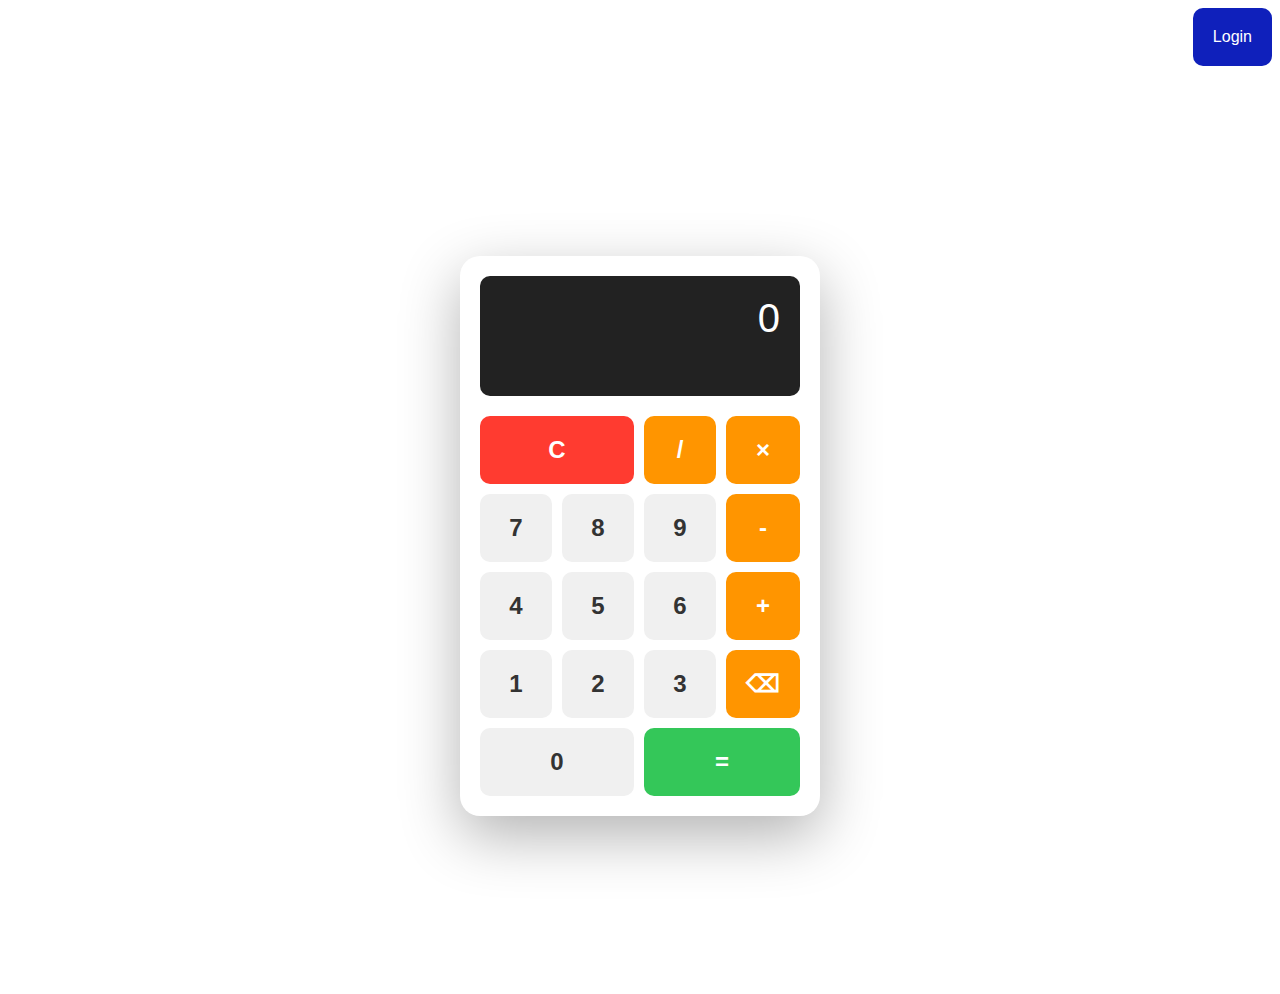
<file: index.html>
<!DOCTYPE html>
<html lang="en">

<head>
    <meta charset="UTF-8">
    <meta name="viewport" content="width=device-width, initial-scale=1.0">
    <link rel="stylesheet" href="./style/main_style.css">
    <title>-bermegagiganiga-Sz-mol-g-p</title>
</head>

<body>
    <div class="navbar">
        <button class="login">Login</button>
    </div>
    <div class="foDiv">

        <div class="calculator">
            <div class="display" id="display">0</div>
            <div class="buttons">
                <button id="calcButton" class="clear" onclick="clearDisplay()">C</button>
                <button id="calcButton" class="operator" onclick="appendOperator('/')">/</button>
                <button id="calcButton" class="operator" onclick="appendOperator('*')">×</button>
                <button id="calcButton" class="number" onclick="appendNumber('7')">7</button>
                <button id="calcButton" class="number" onclick="appendNumber('8')">8</button>
                <button id="calcButton" class="number" onclick="appendNumber('9')">9</button>
                <button id="calcButton" class="operator" onclick="appendOperator('-')">-</button>
                <button id="calcButton" class="number" onclick="appendNumber('4')">4</button>
                <button id="calcButton" class="number" onclick="appendNumber('5')">5</button>
                <button id="calcButton" class="number" onclick="appendNumber('6')">6</button>
                <button id="calcButton" class="operator" onclick="appendOperator('+')">+</button>
                <button id="calcButton" class="number" onclick="appendNumber('1')">1</button>
                <button id="calcButton" class="number" onclick="appendNumber('2')">2</button>
                <button id="calcButton" class="number" onclick="appendNumber('3')">3</button>
                <button id="calcButton" class="operator" onclick="deleteLast()">⌫</button>
                <button id="calcButton" class="number zero" onclick="appendNumber('0')">0</button>
                <button id="calcButton" class="equals" onclick="calculate()">=</button>
            </div>
        </div>
    </div>



</body>
<script>
    let display = document.getElementById('display');
    let currentInput = '0';
    let shouldResetDisplay = false;

    function updateDisplay() {
        display.textContent = currentInput;
    }

    function appendNumber(num) {
        if (shouldResetDisplay) {
            currentInput = num;
            shouldResetDisplay = false;
        } else {
            if (currentInput === '0' && num !== '.') {
                currentInput = num;
            } else {
                if (num === '.' && currentInput.includes('.')) {
                    return;
                }
                currentInput += num;
            }
        }
        updateDisplay();
    }

    function appendOperator(op) {
        const lastChar = currentInput[currentInput.length - 1];
        if (['+', '-', '*', '/'].includes(lastChar)) {
            currentInput = currentInput.slice(0, -1) + op;
        } else {
            currentInput += op;
        }
        shouldResetDisplay = false;
        updateDisplay();
    }

    function clearDisplay() {
        currentInput = '0';
        shouldResetDisplay = false;
        updateDisplay();
    }

    function deleteLast() {
        if (currentInput.length > 1) {
            currentInput = currentInput.slice(0, -1);
        } else {
            currentInput = '0';
        }
        updateDisplay();
    }

    function calculate() {
        try {
            const result = eval(currentInput);
            currentInput = result.toString();
            shouldResetDisplay = true;
            updateDisplay();
        } catch (error) {
            currentInput = 'Error';
            shouldResetDisplay = true;
            updateDisplay();
        }
    }
</script>

</html>
</file>
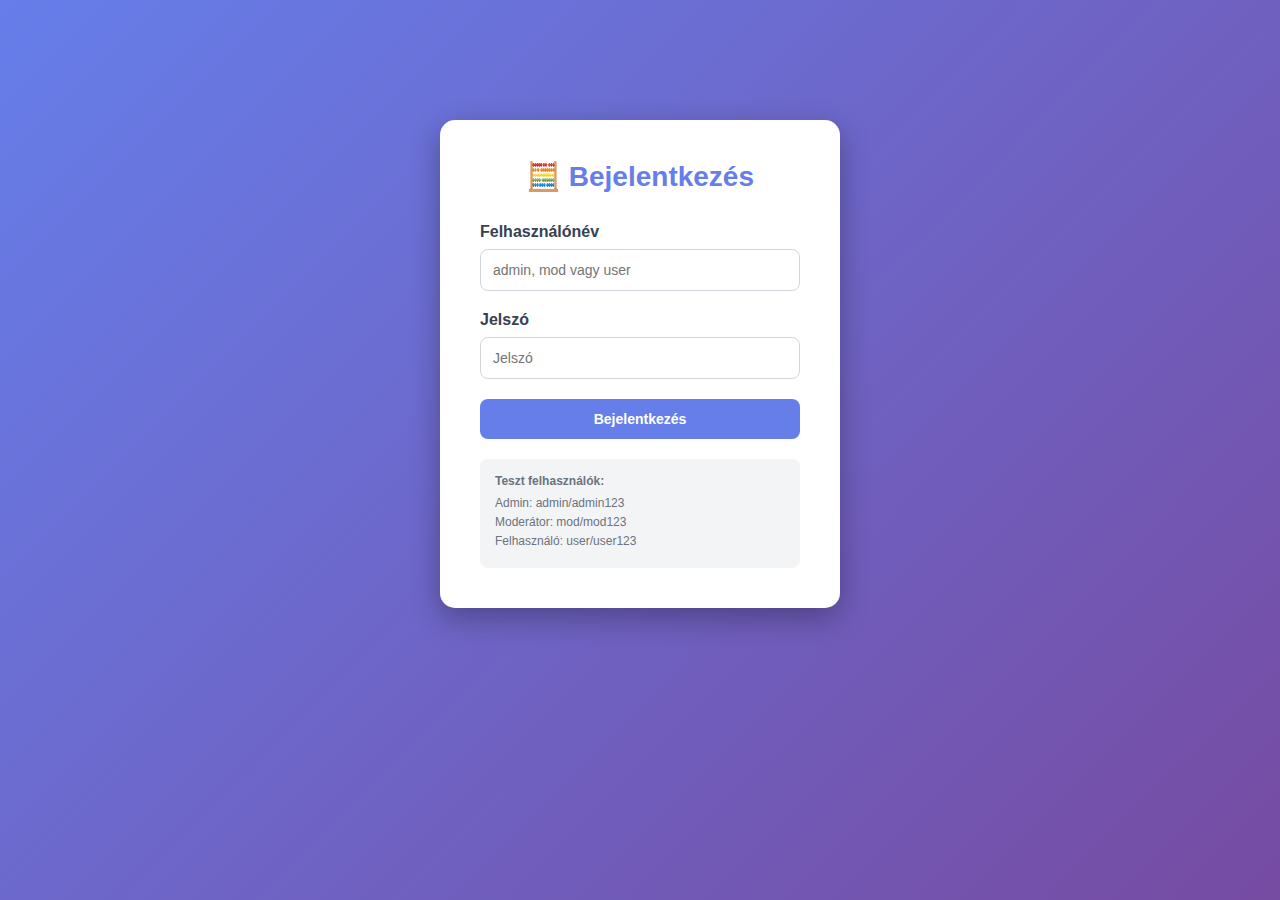
<file: t3.html>
<!DOCTYPE html>
<html lang="hu">
<head>
    <meta charset="UTF-8">
    <meta name="viewport" content="width=device-width, initial-scale=1.0">
    <title>Tudományos Számológép</title>
    <style>
        * {
            margin: 0;
            padding: 0;
            box-sizing: border-box;
        }

        body {
            font-family: 'Segoe UI', Tahoma, Geneva, Verdana, sans-serif;
            background: linear-gradient(135deg, #667eea 0%, #764ba2 100%);
            min-height: 100vh;
            padding: 20px;
        }

        .container {
            max-width: 1200px;
            margin: 0 auto;
        }

        .header {
            background: white;
            padding: 20px;
            border-radius: 15px;
            box-shadow: 0 10px 30px rgba(0,0,0,0.2);
            margin-bottom: 20px;
            display: flex;
            justify-content: space-between;
            align-items: center;
        }

        .header h1 {
            color: #667eea;
            font-size: 24px;
        }

        .user-info {
            color: #666;
            font-size: 14px;
        }

        .btn-group {
            display: flex;
            gap: 10px;
        }

        .btn {
            padding: 10px 20px;
            border: none;
            border-radius: 8px;
            cursor: pointer;
            font-size: 14px;
            font-weight: 600;
            transition: all 0.3s;
        }

        .btn-primary {
            background: #667eea;
            color: white;
        }

        .btn-primary:hover {
            background: #5568d3;
        }

        .btn-danger {
            background: #ef4444;
            color: white;
        }

        .btn-danger:hover {
            background: #dc2626;
        }

        .btn-success {
            background: #10b981;
            color: white;
        }

        .btn-success:hover {
            background: #059669;
        }

        .main-content {
            display: grid;
            grid-template-columns: 2fr 1fr;
            gap: 20px;
        }

        .calculator {
            background: white;
            padding: 30px;
            border-radius: 15px;
            box-shadow: 0 10px 30px rgba(0,0,0,0.2);
        }

        .display {
            background: #1f2937;
            color: white;
            padding: 30px;
            border-radius: 10px;
            margin-bottom: 20px;
            min-height: 100px;
        }

        .display-memory {
            color: #9ca3af;
            font-size: 14px;
            margin-bottom: 5px;
        }

        .display-main {
            font-size: 36px;
            font-family: monospace;
            text-align: right;
            word-break: break-all;
        }

        .display-mode {
            color: #9ca3af;
            font-size: 12px;
            text-align: right;
            margin-top: 10px;
        }

        .buttons {
            display: grid;
            grid-template-columns: repeat(5, 1fr);
            gap: 10px;
            margin-bottom: 15px;
        }

        .buttons-main {
            display: grid;
            grid-template-columns: repeat(4, 1fr);
            gap: 10px;
        }

        .calc-btn {
            padding: 20px;
            border: none;
            border-radius: 10px;
            font-size: 18px;
            font-weight: 600;
            cursor: pointer;
            transition: all 0.2s;
        }

        .calc-btn:hover {
            transform: translateY(-2px);
            box-shadow: 0 5px 15px rgba(0,0,0,0.2);
        }

        .calc-btn:active {
            transform: translateY(0);
        }

        .btn-number {
            background: #f3f4f6;
            color: #1f2937;
        }

        .btn-number:hover {
            background: #e5e7eb;
        }

        .btn-operator {
            background: #667eea;
            color: white;
        }

        .btn-operator:hover {
            background: #5568d3;
        }

        .btn-function {
            background: #c7d2fe;
            color: #4338ca;
        }

        .btn-function:hover {
            background: #a5b4fc;
        }

        .btn-special {
            background: #ddd6fe;
            color: #6d28d9;
        }

        .btn-special:hover {
            background: #c4b5fd;
        }

        .btn-clear {
            background: #ef4444;
            color: white;
        }

        .btn-clear:hover {
            background: #dc2626;
        }

        .btn-equals {
            background: #10b981;
            color: white;
        }

        .btn-equals:hover {
            background: #059669;
        }

        .sidebar {
            display: flex;
            flex-direction: column;
            gap: 20px;
        }

        .panel {
            background: white;
            padding: 20px;
            border-radius: 15px;
            box-shadow: 0 10px 30px rgba(0,0,0,0.2);
        }

        .panel h2 {
            color: #1f2937;
            margin-bottom: 15px;
            font-size: 18px;
        }

        .formula-item, .history-item {
            background: #f3f4f6;
            padding: 15px;
            border-radius: 8px;
            margin-bottom: 10px;
        }

        .formula-header {
            display: flex;
            justify-content: space-between;
            align-items: center;
            margin-bottom: 8px;
        }

        .formula-name {
            font-weight: 600;
            color: #1f2937;
        }

        .formula-code {
            font-family: monospace;
            color: #667eea;
            font-size: 12px;
            margin-bottom: 5px;
        }

        .formula-desc {
            font-size: 12px;
            color: #6b7280;
            margin-bottom: 8px;
        }

        .btn-small {
            padding: 5px 15px;
            font-size: 12px;
        }

        .btn-icon {
            background: none;
            border: none;
            color: #ef4444;
            cursor: pointer;
            font-size: 18px;
        }

        .new-formula-form {
            background: #d1fae5;
            padding: 15px;
            border-radius: 8px;
            margin-bottom: 15px;
        }

        .new-formula-form h3 {
            color: #065f46;
            margin-bottom: 10px;
            font-size: 14px;
        }

        .new-formula-form input {
            width: 100%;
            padding: 8px;
            border: 1px solid #d1d5db;
            border-radius: 5px;
            margin-bottom: 8px;
            font-size: 14px;
        }

        .history-time {
            font-size: 11px;
            color: #6b7280;
            margin-bottom: 5px;
        }

        .history-expr {
            font-family: monospace;
            color: #1f2937;
            margin-bottom: 3px;
        }

        .history-result {
            font-family: monospace;
            font-weight: 600;
            color: #667eea;
        }

        .scroll-panel {
            max-height: 400px;
            overflow-y: auto;
        }

        .login-container {
            max-width: 400px;
            margin: 100px auto;
            background: white;
            padding: 40px;
            border-radius: 15px;
            box-shadow: 0 10px 30px rgba(0,0,0,0.3);
        }

        .login-header {
            text-align: center;
            margin-bottom: 30px;
        }

        .login-header h1 {
            color: #667eea;
            font-size: 28px;
        }

        .form-group {
            margin-bottom: 20px;
        }

        .form-group label {
            display: block;
            color: #374151;
            margin-bottom: 8px;
            font-weight: 600;
        }

        .form-group input {
            width: 100%;
            padding: 12px;
            border: 1px solid #d1d5db;
            border-radius: 8px;
            font-size: 14px;
        }

        .login-info {
            background: #f3f4f6;
            padding: 15px;
            border-radius: 8px;
            margin-top: 20px;
        }

        .login-info p {
            font-size: 12px;
            color: #6b7280;
            margin-bottom: 5px;
        }

        .hidden {
            display: none;
        }

        @media (max-width: 768px) {
            .main-content {
                grid-template-columns: 1fr;
            }

            .buttons, .buttons-main {
                gap: 5px;
            }

            .calc-btn {
                padding: 15px;
                font-size: 16px;
            }
        }
    </style>
</head>
<body>
    <!-- Login Screen -->
    <div id="loginScreen" class="login-container">
        <div class="login-header">
            <h1>🧮 Bejelentkezés</h1>
        </div>
        <div class="form-group">
            <label>Felhasználónév</label>
            <input type="text" id="loginUsername" placeholder="admin, mod vagy user">
        </div>
        <div class="form-group">
            <label>Jelszó</label>
            <input type="password" id="loginPassword" placeholder="Jelszó">
        </div>
        <button class="btn btn-primary" style="width: 100%; padding: 12px;" onclick="login()">Bejelentkezés</button>
        
        <div class="login-info">
            <p style="font-weight: 600; margin-bottom: 8px;">Teszt felhasználók:</p>
            <p>Admin: admin/admin123</p>
            <p>Moderátor: mod/mod123</p>
            <p>Felhasználó: user/user123</p>
        </div>
    </div>

    <!-- Main Application -->
    <div id="mainApp" class="container hidden">
        <div class="header">
            <div>
                <h1>🧮 Tudományos Számológép</h1>
                <div class="user-info" id="userInfo"></div>
            </div>
            <div class="btn-group">
                <button class="btn btn-primary" onclick="toggleHistory()">📊 Előzmények</button>
                <button class="btn btn-success" onclick="toggleFormulas()">📐 Képletek</button>
                <button class="btn btn-danger" onclick="logout()">Kijelentkezés</button>
            </div>
        </div>

        <div class="main-content">
            <!-- Calculator -->
            <div class="calculator">
                <div class="display">
                    <div class="display-memory" id="memory"></div>
                    <div class="display-main" id="display">0</div>
                </div>

                <!-- Scientific Buttons -->
                <div class="buttons">
                    <button class="calc-btn btn-function" onclick="applyFunction('sin')">sin</button>
                    <button class="calc-btn btn-function" onclick="applyFunction('cos')">cos</button>
                    <button class="calc-btn btn-function" onclick="applyFunction('tan')">tan</button>
                    <button class="calc-btn btn-function" onclick="applyFunction('log')">log</button>
                    <button class="calc-btn btn-special" onclick="appendDisplay('PI')">π</button>
                    
                    <button class="calc-btn btn-special" onclick="appendDisplay('^2')">x²</button>
                    <button class="calc-btn btn-special" onclick="appendDisplay('^')">xⁿ</button>
                    <button class="calc-btn btn-function" onclick="applyFunction('sqrt')">√</button>
                    <button class="calc-btn btn-special" onclick="appendDisplay('!')">n!</button>
                    <button class="calc-btn btn-number" onclick="appendDisplay('.')">.</button>
                </div>

                <!-- Main Buttons -->
                <div class="buttons-main">
                    <button class="calc-btn btn-clear" onclick="clearDisplay()">C</button>
                    <button class="calc-btn btn-clear" onclick="deleteLast()">←</button>
                    <button class="calc-btn btn-special" onclick="appendDisplay('%')">%</button>
                    <button class="calc-btn btn-operator" onclick="appendDisplay('/')">÷</button>

                    <button class="calc-btn btn-number" onclick="appendDisplay('7')">7</button>
                    <button class="calc-btn btn-number" onclick="appendDisplay('8')">8</button>
                    <button class="calc-btn btn-number" onclick="appendDisplay('9')">9</button>
                    <button class="calc-btn btn-operator" onclick="appendDisplay('*')">×</button>

                    <button class="calc-btn btn-number" onclick="appendDisplay('4')">4</button>
                    <button class="calc-btn btn-number" onclick="appendDisplay('5')">5</button>
                    <button class="calc-btn btn-number" onclick="appendDisplay('6')">6</button>
                    <button class="calc-btn btn-operator" onclick="appendDisplay('-')">−</button>

                    <button class="calc-btn btn-number" onclick="appendDisplay('1')">1</button>
                    <button class="calc-btn btn-number" onclick="appendDisplay('2')">2</button>
                    <button class="calc-btn btn-number" onclick="appendDisplay('3')">3</button>
                    <button class="calc-btn btn-operator" onclick="appendDisplay('+')">+</button>

                    <button class="calc-btn btn-special" onclick="appendDisplay('(')">(</button>
                    <button class="calc-btn btn-number" onclick="appendDisplay('0')">0</button>
                    <button class="calc-btn btn-special" onclick="appendDisplay(')')">)</button>
                    <button class="calc-btn btn-equals" onclick="calculate()">=</button>
                </div>
            </div>

            <!-- Sidebar -->
            <div class="sidebar">
                <!-- Formulas Panel -->
                <div id="formulasPanel" class="panel hidden">
                    <h2>📐 Képletek</h2>
                    
                    <div id="newFormulaForm" class="new-formula-form hidden">
                        <h3>Új képlet hozzáadása</h3>
                        <input type="text" id="formulaName" placeholder="Képlet neve">
                        <input type="text" id="formulaCode" placeholder="Képlet (pl: PI*r^2)">
                        <input type="text" id="formulaDesc" placeholder="Leírás (opcionális)">
                        <button class="btn btn-success" style="width: 100%;" onclick="saveFormula()">Mentés</button>
                    </div>

                    <div id="formulasList" class="scroll-panel"></div>
                </div>

                <!-- History Panel -->
                <div id="historyPanel" class="panel hidden">
                    <h2>📊 Előzmények</h2>
                    <div id="historyList" class="scroll-panel"></div>
                </div>
            </div>
        </div>
    </div>

    <script>
        // Global state
        let currentUser = null;
        let display = '0';
        let memory = '';
        let history = [];
        let formulas = [];
        let isRad = false;

        const users = {
            admin: { password: 'admin123', role: 'admin', name: 'Adminisztrátor' },
            mod: { password: 'mod123', role: 'moderator', name: 'Moderátor' },
            user: { password: 'user123', role: 'user', name: 'Felhasználó' }
        };

        // Initialize default formulas
        function initFormulas() {
            formulas = [
                { name: 'Kör kerülete', formula: '2*PI*r', description: 'r = sugár' },
                { name: 'Kör területe', formula: 'PI*r^2', description: 'r = sugár' },
                { name: 'Négyzet kerülete', formula: '4*a', description: 'a = oldal' },
                { name: 'Négyzet területe', formula: 'a^2', description: 'a = oldal' },
                { name: 'Téglalap területe', formula: 'a*b', description: 'a,b = oldalak' },
                { name: 'Háromszög területe', formula: '(a*m)/2', description: 'a = alap, m = magasság' },
                { name: 'Pitagorasz tétel', formula: 'sqrt(a^2+b^2)', description: 'a,b = befogók' },
                { name: 'Másodfokú egyenlet', formula: '(-b+sqrt(b^2-4*a*c))/(2*a)', description: 'ax²+bx+c=0' },
                { name: 'Sebességszámítás', formula: 's/t', description: 's = út, t = idő' },
                { name: 'Átlagsebesség', formula: '(v1+v2)/2', description: 'v1,v2 = sebességek' }
            ];
        }

        // Login
        function login() {
            const username = document.getElementById('loginUsername').value;
            const password = document.getElementById('loginPassword').value;
            
            const user = users[username];
            if (user && user.password === password) {
                currentUser = { username, role: user.role, name: user.name };
                document.getElementById('loginScreen').classList.add('hidden');
                document.getElementById('mainApp').classList.remove('hidden');
                document.getElementById('userInfo').textContent = `${user.name} (${user.role})`;
                
                initFormulas();
                updateDisplay();
                renderFormulas();
                
                if (currentUser.role === 'admin' || currentUser.role === 'moderator') {
                    document.getElementById('newFormulaForm').classList.remove('hidden');
                }
            } else {
                alert('Hibás felhasználónév vagy jelszó!');
            }
        }

        // Logout
        function logout() {
            currentUser = null;
            display = '0';
            memory = '';
            history = [];
            document.getElementById('mainApp').classList.add('hidden');
            document.getElementById('loginScreen').classList.remove('hidden');
            document.getElementById('loginUsername').value = '';
            document.getElementById('loginPassword').value = '';
        }

        // Display functions
        function updateDisplay() {
            document.getElementById('display').textContent = display;
            document.getElementById('memory').textContent = memory;
        }

        function appendDisplay(value) {
            if (display === '0') {
                display = value;
            } else {
                display += value;
            }
            updateDisplay();
        }

        function clearDisplay() {
            display = '0';
            memory = '';
            updateDisplay();
        }

        function deleteLast() {
            display = display.length > 1 ? display.slice(0, -1) : '0';
            updateDisplay();
        }

        function toggleMode() {
            isRad = !isRad;
            updateDisplay();
        }

        // Mathematical functions
        function applyFunction(func) {
            switch(func) {
                case 'sin':
                case 'cos':
                case 'tan':
                case 'log':
                case 'sqrt':
                    appendDisplay(func + '(');
                    break;
            }
        }

        function factorial(n) {
            if (n < 0) return NaN;
            if (n === 0 || n === 1) return 1;
            let result = 1;
            for (let i = 2; i <= n; i++) {
                result *= i;
            }
            return result;
        }

        function evaluateExpression(expr) {
            try {
                let expression = expr
                    .replace(/π|PI/g, Math.PI)
                    .replace(/sin\(/g, '(Math.sin(Math.PI/180*')
                    .replace(/cos\(/g, '(Math.cos(Math.PI/180*')
                    .replace(/tan\(/g, '(Math.tan(Math.PI/180*')
                    .replace(/log\(/g, 'Math.log10(')
                    .replace(/sqrt\(/g, 'Math.sqrt(')
                    .replace(/(\d+)!/g, function(match, n) { return factorial(parseInt(n)); })
                    .replace(/\^/g, '**');

                const trigCount = (expression.match(/Math\.(sin|cos|tan)/g) || []).length;
                expression = expression + ')'.repeat(trigCount);

                const result = eval(expression);
                return result;
            } catch (error) {
                return 'Hiba';
            }
        }

        function calculate() {
            const result = evaluateExpression(display);
            history.push({
                expression: display,
                result: result,
                time: new Date().toLocaleString('hu-HU')
            });
            display = result.toString();
            updateDisplay();
            renderHistory();
        }

        // Formula functions
        function saveFormula() {
            const name = document.getElementById('formulaName').value;
            const formula = document.getElementById('formulaCode').value;
            const description = document.getElementById('formulaDesc').value;
            
            if (name && formula) {
                formulas.push({ name, formula, description });
                document.getElementById('formulaName').value = '';
                document.getElementById('formulaCode').value = '';
                document.getElementById('formulaDesc').value = '';
                renderFormulas();
                alert('Képlet sikeresen mentve!');
            } else {
                alert('Kérlek add meg a képlet nevét és formuláját!');
            }
        }

        function deleteFormula(index) {
            if (currentUser.role === 'admin' || currentUser.role === 'moderator') {
                formulas.splice(index, 1);
                renderFormulas();
            } else {
                alert('Nincs jogosultságod képlet törléséhez!');
            }
        }

        function useFormula(formula) {
            display = formula;
            updateDisplay();
        }

        function renderFormulas() {
            const list = document.getElementById('formulasList');
            list.innerHTML = '';
            
            formulas.forEach(function(formula, index) {
                const item = document.createElement('div');
                item.className = 'formula-item';
                
                let deleteBtn = '';
                if (currentUser.role === 'admin' || currentUser.role === 'moderator') {
                    deleteBtn = '<button class="btn-icon" onclick="deleteFormula(' + index + ')">🗑️</button>';
                }
                
                const descHtml = formula.description ? '<div class="formula-desc">' + formula.description + '</div>' : '';
                
                item.innerHTML = '<div class="formula-header">' +
                    '<span class="formula-name">' + formula.name + '</span>' +
                    deleteBtn +
                    '</div>' +
                    '<div class="formula-code">' + formula.formula + '</div>' +
                    descHtml +
                    '<button class="btn btn-primary btn-small" onclick="useFormula(\'' + formula.formula + '\')">Használ</button>';
                
                list.appendChild(item);
            });
        }

        function renderHistory() {
            const list = document.getElementById('historyList');
            list.innerHTML = '';
            
            if (history.length === 0) {
                list.innerHTML = '<p style="text-align: center; color: #6b7280; padding: 20px;">Nincs előzmény</p>';
                return;
            }
            
            const reversedHistory = history.slice().reverse();
            reversedHistory.forEach(function(item) {
                const historyItem = document.createElement('div');
                historyItem.className = 'history-item';
                historyItem.innerHTML = '<div class="history-time">' + item.time + '</div>' +
                    '<div class="history-expr">' + item.expression + '</div>' +
                    '<div class="history-result">= ' + item.result + '</div>';
                list.appendChild(historyItem);
            });
        }

        function toggleFormulas() {
            const panel = document.getElementById('formulasPanel');
            panel.classList.toggle('hidden');
        }

        function toggleHistory() {
            const panel = document.getElementById('historyPanel');
            panel.classList.toggle('hidden');
        }

        // Keyboard support
        document.addEventListener('keydown', function(e) {
            if (document.getElementById('mainApp').classList.contains('hidden')) return;
            
            if (e.key >= '0' && e.key <= '9') appendDisplay(e.key);
            else if (e.key === '+') appendDisplay('+');
            else if (e.key === '-') appendDisplay('-');
            else if (e.key === '*') appendDisplay('*');
            else if (e.key === '/') appendDisplay('/');
            else if (e.key === 'Enter') calculate();
            else if (e.key === 'Escape') clearDisplay();
            else if (e.key === 'Backspace') deleteLast();
            else if (e.key === '(') appendDisplay('(');
            else if (e.key === ')') appendDisplay(')');
            else if (e.key === '.') appendDisplay('.');
        });
    </script>
</body>
</html>
</file>
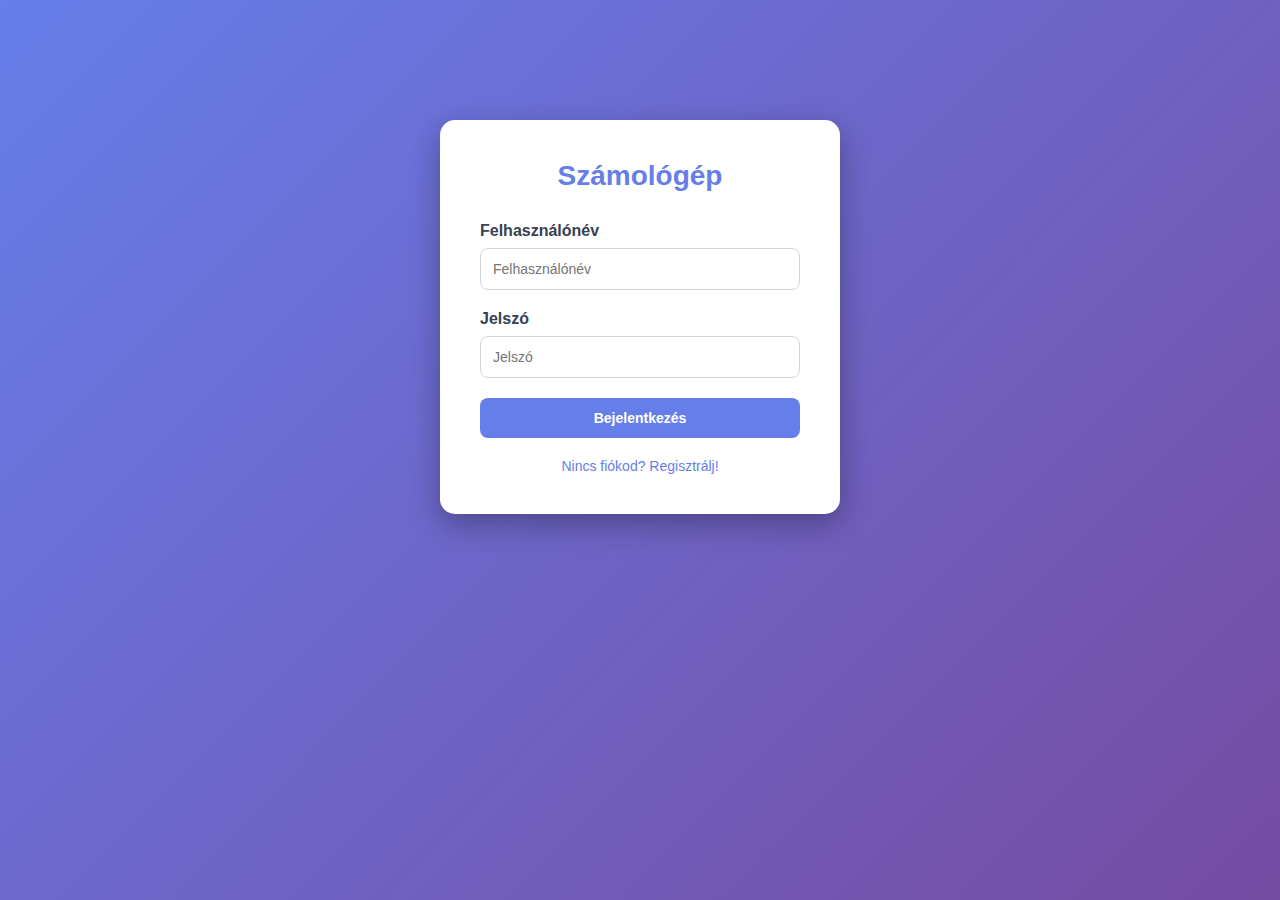
<file: ver3/t3.html>
<!DOCTYPE html>
<html lang="hu">
<head>
    <meta charset="UTF-8">
    <meta name="viewport" content="width=device-width, initial-scale=1.0">
    <title>Tudományos Számológép</title>
    <link rel="stylesheet" href="./style/style.css">
</head>
<body>
    <!-- Login/Register Screen -->
    <div id="authScreen" class="login-container">
        <div class="login-header">
            <h1>Számológép</h1>
        </div>
        
        
        <!-- Login Form -->
        <div id="loginForm">
            <div class="form-group">
                <label>Felhasználónév</label>
                <input type="text" id="loginUsername" placeholder="Felhasználónév">
            </div>
            <div class="form-group">
                <label>Jelszó</label>
                <input type="password" id="loginPassword" placeholder="Jelszó">
            </div>
            <button class="btn btn-primary" style="width: 100%; padding: 12px;" onclick="login()">Bejelentkezés</button>
            <div class="login-toggle" onclick="toggleAuthForm()">Nincs fiókod? Regisztrálj!</div>
        </div>

        <!-- Register Form -->
        <div id="registerForm" class="hidden">
            <div class="form-group">
                <label>Felhasználónév</label>
                <input type="text" id="regUsername" placeholder="Felhasználónév">
            </div>
            <div class="form-group">
                <label>Jelszó</label>
                <input type="password" id="regPassword" placeholder="Jelszó">
            </div>
            <div class="form-group">
                <label>Jelszó megerősítés</label>
                <input type="password" id="regPasswordConfirm" placeholder="Jelszó újra">
            </div>
            <div class="form-group">
                <label>Teljes név</label>
                <input type="text" id="regFullName" placeholder="Teljes név">
            </div>
            <button class="btn btn-success" style="width: 100%; padding: 12px;" onclick="register()">Regisztráció</button>
            <div class="login-toggle" onclick="toggleAuthForm()">Van már fiókod? Jelentkezz be!</div>
        </div>
    </div>

    <!-- Main Application -->
    <div id="mainApp" class="container hidden">
        <div class="header">
            <div>
                <h1>Tudományos Számológép</h1>
                <div class="user-info" id="userInfo"></div>
            </div>
            <div class="btn-group">
                <button class="btn btn-success" onclick="toggleFormulas()">Képletek</button>
                <button class="btn btn-warning" onclick="toggleAdmin()" id="adminBtn" style="display: none;">Admin</button>
                <button class="btn btn-danger" onclick="logout()">Kijelentkezés</button>
            </div>
        </div>

        <div class="main-content">
            <!-- Calculator -->
            <div class="calculator">
                <div class="display">
                    <div class="display-memory" id="memory"></div>
                    <div class="display-main" id="display">0</div>
                </div>

                <!-- Scientific Buttons -->
                <div class="buttons">
                    <button class="calc-btn btn-function" onclick="applyFunction('sin')">sin</button>
                    <button class="calc-btn btn-function" onclick="applyFunction('cos')">cos</button>
                    <button class="calc-btn btn-function" onclick="applyFunction('tan')">tan</button>
                    <button class="calc-btn btn-function" onclick="applyFunction('log')">log</button>
                    <button class="calc-btn btn-special" onclick="appendDisplay('PI')">π</button>
                    
                    <button class="calc-btn btn-special" onclick="appendDisplay('^2')">x²</button>
                    <button class="calc-btn btn-special" onclick="appendDisplay('^')">xⁿ</button>
                    <button class="calc-btn btn-function" onclick="applyFunction('sqrt')">√</button>
                    <button class="calc-btn btn-special" onclick="appendDisplay('!')">n!</button>
                    <button class="calc-btn btn-number" onclick="appendDisplay('.')">.</button>
                </div>

                <!-- Main Buttons -->
                <div class="buttons-main">
                    <button class="calc-btn btn-clear" onclick="clearDisplay()">C</button>
                    <button class="calc-btn btn-clear" onclick="deleteLast()">←</button>
                    <button class="calc-btn btn-special" onclick="appendDisplay('%')">%</button>
                    <button class="calc-btn btn-operator" onclick="appendDisplay('/')">÷</button>

                    <button class="calc-btn btn-number" onclick="appendDisplay('7')">7</button>
                    <button class="calc-btn btn-number" onclick="appendDisplay('8')">8</button>
                    <button class="calc-btn btn-number" onclick="appendDisplay('9')">9</button>
                    <button class="calc-btn btn-operator" onclick="appendDisplay('*')">×</button>

                    <button class="calc-btn btn-number" onclick="appendDisplay('4')">4</button>
                    <button class="calc-btn btn-number" onclick="appendDisplay('5')">5</button>
                    <button class="calc-btn btn-number" onclick="appendDisplay('6')">6</button>
                    <button class="calc-btn btn-operator" onclick="appendDisplay('-')">−</button>

                    <button class="calc-btn btn-number" onclick="appendDisplay('1')">1</button>
                    <button class="calc-btn btn-number" onclick="appendDisplay('2')">2</button>
                    <button class="calc-btn btn-number" onclick="appendDisplay('3')">3</button>
                    <button class="calc-btn btn-operator" onclick="appendDisplay('+')">+</button>

                    <button class="calc-btn btn-special" onclick="appendDisplay('(')">(</button>
                    <button class="calc-btn btn-number" onclick="appendDisplay('0')">0</button>
                    <button class="calc-btn btn-special" onclick="appendDisplay(')')">)</button>
                    <button class="calc-btn btn-equals" onclick="calculate()">=</button>
                </div>
            </div>

            <!-- Sidebar -->
            <div class="sidebar">
                <!-- Admin Panel -->
                <div id="adminPanel" class="panel hidden">
                    <h2>Adminisztráció</h2>
                    <div class="tab-buttons">
                        <button class="tab-btn active" onclick="switchAdminTab('users')">Felhasználók</button>
                        <button class="tab-btn" onclick="switchAdminTab('formulas')">Képletek</button>
                    </div>
                    
                    <!-- Users Management -->
                    <div id="adminUsers" class="scroll-panel"></div>
                    
                    <!-- Formulas Management -->
                    <div id="adminFormulas" class="scroll-panel hidden"></div>
                </div>

                <!-- Formulas Panel -->
                <div id="formulasPanel" class="panel hidden">
                    <h2>Képletek</h2>
                    
                    <div id="newFormulaForm" class="new-formula-form hidden">
                        <h3>Új képlet hozzáadása</h3>
                        <input type="text" id="formulaName" placeholder="Képlet neve">
                        <input type="text" id="formulaCode" placeholder="Képlet (pl: PI*r^2)">
                        <input type="text" id="formulaDesc" placeholder="Leírás (opcionális)">
                        <button class="btn btn-success" style="width: 100%;" onclick="saveFormula()">Mentés</button>
                    </div>

                    <div id="formulasList" class="scroll-panel"></div>
                </div>

                
            </div>
        </div>
    </div>

    <script>
        // Database simulation
        const DB = {
            users: {},
            formulas: [],
            history: {}
        };

        // Initialize default data
        function initDB() {
            DB.users = {
                'admin': {
                    password: 'admin123',
                    role: 'admin',
                    name: 'Adminisztrátor',
                    createdAt: new Date().toISOString()
                }
            };

            DB.formulas = [
                { id: 1, name: 'Kör kerülete', formula: '2*PI*r', description: 'r = sugár', createdBy: 'admin' },
                { id: 2, name: 'Kör területe', formula: 'PI*r^2', description: 'r = sugár', createdBy: 'admin' },
                { id: 3, name: 'Négyzet kerülete', formula: '4*a', description: 'a = oldal', createdBy: 'admin' },
                { id: 4, name: 'Négyzet területe', formula: 'a^2', description: 'a = oldal', createdBy: 'admin' },
                { id: 5, name: 'Téglalap területe', formula: 'a*b', description: 'a,b = oldalak', createdBy: 'admin' },
                { id: 6, name: 'Háromszög területe', formula: '(a*m)/2', description: 'a = alap, m = magasság', createdBy: 'admin' },
                { id: 7, name: 'Pitagorasz tétel', formula: 'sqrt(a^2+b^2)', description: 'a,b = befogók', createdBy: 'admin' },
                { id: 8, name: 'Másodfokú egyenlet', formula: '(-b+sqrt(b^2-4*a*c))/(2*a)', description: 'ax²+bx+c=0', createdBy: 'admin' }
            ];
        }

        // Global state
        let currentUser = null;
        let display = '0';
        let memory = '';
        let nextFormulaId = 9;

        // Initialize
        initDB();

        // Auth functions
        function toggleAuthForm() {
            document.getElementById('loginForm').classList.toggle('hidden');
            document.getElementById('registerForm').classList.toggle('hidden');
        }

        function register() {
            const username = document.getElementById('regUsername').value.trim();
            const password = document.getElementById('regPassword').value;
            const passwordConfirm = document.getElementById('regPasswordConfirm').value;
            const fullName = document.getElementById('regFullName').value.trim();

            if (!username || !password || !fullName) {
                alert('Minden mező kitöltése kötelező!');
                return;
            }

            if (password !== passwordConfirm) {
                alert('A jelszavak nem egyeznek!');
                return;
            }

            if (DB.users[username]) {
                alert('Ez a felhasználónév már foglalt!');
                return;
            }

            DB.users[username] = {
                password: password,
                role: 'user',
                name: fullName,
                createdAt: new Date().toISOString()
            };

            DB.history[username] = [];

            alert('Sikeres regisztráció! Most bejelentkezhetsz.');
            toggleAuthForm();
            
            document.getElementById('regUsername').value = '';
            document.getElementById('regPassword').value = '';
            document.getElementById('regPasswordConfirm').value = '';
            document.getElementById('regFullName').value = '';
        }

        function login() {
            const username = document.getElementById('loginUsername').value.trim();
            const password = document.getElementById('loginPassword').value;
            
            const user = DB.users[username];
            if (user && user.password === password) {
                currentUser = { username, role: user.role, name: user.name };
                
                if (!DB.history[username]) {
                    DB.history[username] = [];
                }
                
                document.getElementById('authScreen').classList.add('hidden');
                document.getElementById('mainApp').classList.remove('hidden');
                document.getElementById('userInfo').innerHTML = `${user.name} <span class="user-role role-${user.role}">${user.role}</span>`;
                
                if (user.role === 'admin' || user.role === 'moderator') {
                    document.getElementById('newFormulaForm').classList.remove('hidden');
                }
                
                if (user.role === 'admin') {
                    document.getElementById('adminBtn').style.display = 'block';
                }
                
                updateDisplay();
                renderFormulas();
                renderHistory();
            } else {
                alert('Hibás felhasználónév vagy jelszó!');
            }
        }

        function logout() {
            currentUser = null;
            display = '0';
            memory = '';
            document.getElementById('mainApp').classList.add('hidden');
            document.getElementById('authScreen').classList.remove('hidden');
            document.getElementById('loginUsername').value = '';
            document.getElementById('loginPassword').value = '';
            document.getElementById('adminBtn').style.display = 'none';
            document.getElementById('adminPanel').classList.add('hidden');
            window.location.href = "index.html";
        }

        // Display functions
        function updateDisplay() {
            document.getElementById('display').textContent = display;
            document.getElementById('memory').textContent = memory;
        }

        function appendDisplay(value) {
            if (display === '0') {
                display = value;
            } else {
                display += value;
            }
            updateDisplay();
        }

        function clearDisplay() {
            display = '0';
            memory = '';
            updateDisplay();
        }

        function deleteLast() {
            display = display.length > 1 ? display.slice(0, -1) : '0';
            updateDisplay();
        }

        function applyFunction(func) {
            appendDisplay(func + '(');
        }

        function factorial(n) {
            if (n < 0) return NaN;
            if (n === 0 || n === 1) return 1;
            let result = 1;
            for (let i = 2; i <= n; i++) {
                result *= i;
            }
            return result;
        }

        function evaluateExpression(expr) {
            try {
                let expression = expr
                    .replace(/π|PI/g, Math.PI)
                    .replace(/sin\(/g, '(Math.sin(Math.PI/180*')
                    .replace(/cos\(/g, '(Math.cos(Math.PI/180*')
                    .replace(/tan\(/g, '(Math.tan(Math.PI/180*')
                    .replace(/log\(/g, 'Math.log10(')
                    .replace(/sqrt\(/g, 'Math.sqrt(')
                    .replace(/(\d+)!/g, (match, n) => factorial(parseInt(n)))
                    .replace(/\^/g, '**');

                const trigCount = (expression.match(/Math\.(sin|cos|tan)/g) || []).length;
                expression = expression + ')'.repeat(trigCount);

                return eval(expression);
            } catch (error) {
                return 'Hiba';
            }
        }

        function calculate() {
            const result = evaluateExpression(display);
            const historyItem = {
                expression: display,
                result: result,
                time: new Date().toLocaleString('hu-HU')
            };
            
            DB.history[currentUser.username].push(historyItem);
            
            display = result.toString();
            updateDisplay();
            renderHistory();
        }

        // Formula functions
        function saveFormula() {
            if (currentUser.role !== 'admin' && currentUser.role !== 'moderator') {
                alert('Nincs jogosultságod képlet létrehozásához!');
                return;
            }

            const name = document.getElementById('formulaName').value.trim();
            const formula = document.getElementById('formulaCode').value.trim();
            const description = document.getElementById('formulaDesc').value.trim();
            
            if (name && formula) {
                DB.formulas.push({
                    id: nextFormulaId++,
                    name,
                    formula,
                    description,
                    createdBy: currentUser.username
                });
                
                document.getElementById('formulaName').value = '';
                document.getElementById('formulaCode').value = '';
                document.getElementById('formulaDesc').value = '';
                renderFormulas();
                renderAdminFormulas();
                alert('Képlet sikeresen mentve!');
            } else {
                alert('Kérlek add meg a képlet nevét és formuláját!');
            }
        }

        function deleteFormula(id) {
            if (currentUser.role !== 'admin' && currentUser.role !== 'moderator') {
                alert('Nincs jogosultságod képlet törléséhez!');
                return;
            }

            const index = DB.formulas.findIndex(f => f.id === id);
            if (index !== -1) {
                DB.formulas.splice(index, 1);
                renderFormulas();
                renderAdminFormulas();
            }
        }

        function editFormula(id) {
            if (currentUser.role !== 'admin') {
                alert('Csak az admin módosíthat képleteket!');
                return;
            }

            const formula = DB.formulas.find(f => f.id === id);
            if (formula) {
                const newName = prompt('Új név:', formula.name);
                const newFormula = prompt('Új képlet:', formula.formula);
                const newDesc = prompt('Új leírás:', formula.description);

                if (newName && newFormula) {
                    formula.name = newName;
                    formula.formula = newFormula;
                    formula.description = newDesc || '';
                    renderFormulas();
                    renderAdminFormulas();
                }
            }
        }

        function useFormula(formula) {
            display = formula;
            updateDisplay();
        }

        function renderFormulas() {
            const list = document.getElementById('formulasList');
            list.innerHTML = '';
            
            DB.formulas.forEach(formula => {
                const item = document.createElement('div');
                item.className = 'formula-item';
                
                let deleteBtn = '';
                if (currentUser.role === 'admin' || currentUser.role === 'moderator') {
                    deleteBtn = `<button class="btn-icon" onclick="deleteFormula(${formula.id})">🗑️</button>`;
                }
                
                const descHtml = formula.description ? `<div class="formula-desc">${formula.description}</div>` : '';
                
                item.innerHTML = `
                    <div class="formula-header">
                        <span class="formula-name">${formula.name}</span>
                        ${deleteBtn}
                    </div>
                    <div class="formula-code">${formula.formula}</div>
                    ${descHtml}
                    <button class="btn btn-primary btn-small" onclick="useFormula('${formula.formula}')">Használ</button>
                `;
                
                list.appendChild(item);
            });
        }

        // Admin functions
        function toggleAdmin() {
            const panel = document.getElementById('adminPanel');
            panel.classList.toggle('hidden');
            if (!panel.classList.contains('hidden')) {
                renderAdminUsers();
                renderAdminFormulas();
            }
        }

        function switchAdminTab(tab) {
            document.querySelectorAll('.tab-btn').forEach(btn => btn.classList.remove('active'));
            event.target.classList.add('active');
            
            if (tab === 'users') {
                document.getElementById('adminUsers').classList.remove('hidden');
                document.getElementById('adminFormulas').classList.add('hidden');
            } else {
                document.getElementById('adminUsers').classList.add('hidden');
                document.getElementById('adminFormulas').classList.remove('hidden');
            }
        }

        function renderAdminUsers() {
            const container = document.getElementById('adminUsers');
            container.innerHTML = '';
            
            Object.keys(DB.users).forEach(username => {
                const user = DB.users[username];
                const item = document.createElement('div');
                item.className = 'user-item';
                
                const roleClass = `role-${user.role}`;
                const canModify = currentUser.role === 'admin';
                
                item.innerHTML = `
                    <div style="display: flex; justify-content: space-between; align-items: center; margin-bottom: 8px;">
                        <div>
                            <strong>${user.name}</strong>
                            <span class="user-role ${roleClass}">${user.role}</span>
                        </div>
                        ${canModify && username !== currentUser.username ? `<button class="btn-icon" onclick="deleteUser('${username}')">🗑️</button>` : ''}
                    </div>
                    <div style="font-size: 12px; color: #6b7280;">
                        <div>Felhasználónév: ${username}</div>
                        <div>Létrehozva: ${new Date(user.createdAt).toLocaleString('hu-HU')}</div>
                    </div>
                    ${canModify && username !== currentUser.username ? `
                        <div style="margin-top: 10px;">
                            <button class="btn btn-warning btn-small" onclick="changeUserRole('${username}')">Szerep módosítás</button>
                            <button class="btn btn-primary btn-small" onclick="resetPassword('${username}')">Jelszó reset</button>
                        </div>
                    ` : ''}
                `;
                
                container.appendChild(item);
            });
        }

        function renderAdminFormulas() {
            const container = document.getElementById('adminFormulas');
            container.innerHTML = '';
            
            DB.formulas.forEach(formula => {
                const item = document.createElement('div');
                item.className = 'formula-item';
                
                item.innerHTML = `
                    <div class="formula-header">
                        <span class="formula-name">${formula.name}</span>
                        <div>
                            <button class="btn btn-primary btn-small" onclick="editFormula(${formula.id})">✏️</button>
                            <button class="btn-icon" onclick="deleteFormula(${formula.id})">🗑️</button>
                        </div>
                    </div>
                    <div class="formula-code">${formula.formula}</div>
                    ${formula.description ? `<div class="formula-desc">${formula.description}</div>` : ''}
                    <div style="font-size: 11px; color: #6b7280; margin-top: 5px;">Létrehozta: ${formula.createdBy}</div>
                `;
                
                container.appendChild(item);
            });
        }

        function deleteUser(username) {
            if (currentUser.role !== 'admin') {
                alert('Csak az admin törölhet felhasználókat!');
                return;
            }

            if (confirm(`Biztosan törölni akarod ${username} felhasználót?`)) {
                delete DB.users[username];
                delete DB.history[username];
                renderAdminUsers();
                alert('Felhasználó törölve!');
            }
        }

        function changeUserRole(username) {
            if (currentUser.role !== 'admin') {
                alert('Csak az admin módosíthat szerepköröket!');
                return;
            }

            const user = DB.users[username];
            const newRole = prompt(`Új szerep (admin/moderator/user):`, user.role);
            
            if (newRole && ['admin', 'moderator', 'user'].includes(newRole)) {
                user.role = newRole;
                renderAdminUsers();
                alert('Szerepkör módosítva!');
            } else if (newRole) {
                alert('Érvénytelen szerepkör!');
            }
        }

        function resetPassword(username) {
            if (currentUser.role !== 'admin') {
                alert('Csak az admin módosíthat jelszavakat!');
                return;
            }

            const newPassword = prompt(`Új jelszó ${username} számára:`);
            
            if (newPassword && newPassword.length >= 6) {
                DB.users[username].password = newPassword;
                alert('Jelszó módosítva!');
            } else if (newPassword) {
                alert('A jelszónak legalább 6 karakter hosszúnak kell lennie!');
            }
        }

        function toggleFormulas() {
            document.getElementById('formulasPanel').classList.toggle('hidden');
        }
      

        // Keyboard support
        document.addEventListener('keydown', e => {
            if (document.getElementById('mainApp').classList.contains('hidden')) return;
            
            if (e.key >= '0' && e.key <= '9') appendDisplay(e.key);
            else if (e.key === '+') appendDisplay('+');
            else if (e.key === '-') appendDisplay('-');
            else if (e.key === '*') appendDisplay('*');
            else if (e.key === '/') appendDisplay('/');
            else if (e.key === 'Enter') calculate();
            else if (e.key === 'Escape') clearDisplay();
            else if (e.key === 'Backspace') deleteLast();
            else if (e.key === '(') appendDisplay('(');
            else if (e.key === ')') appendDisplay(')');
            else if (e.key === '.') appendDisplay('.');
        });
    </script>
</body>
</html>
</file>
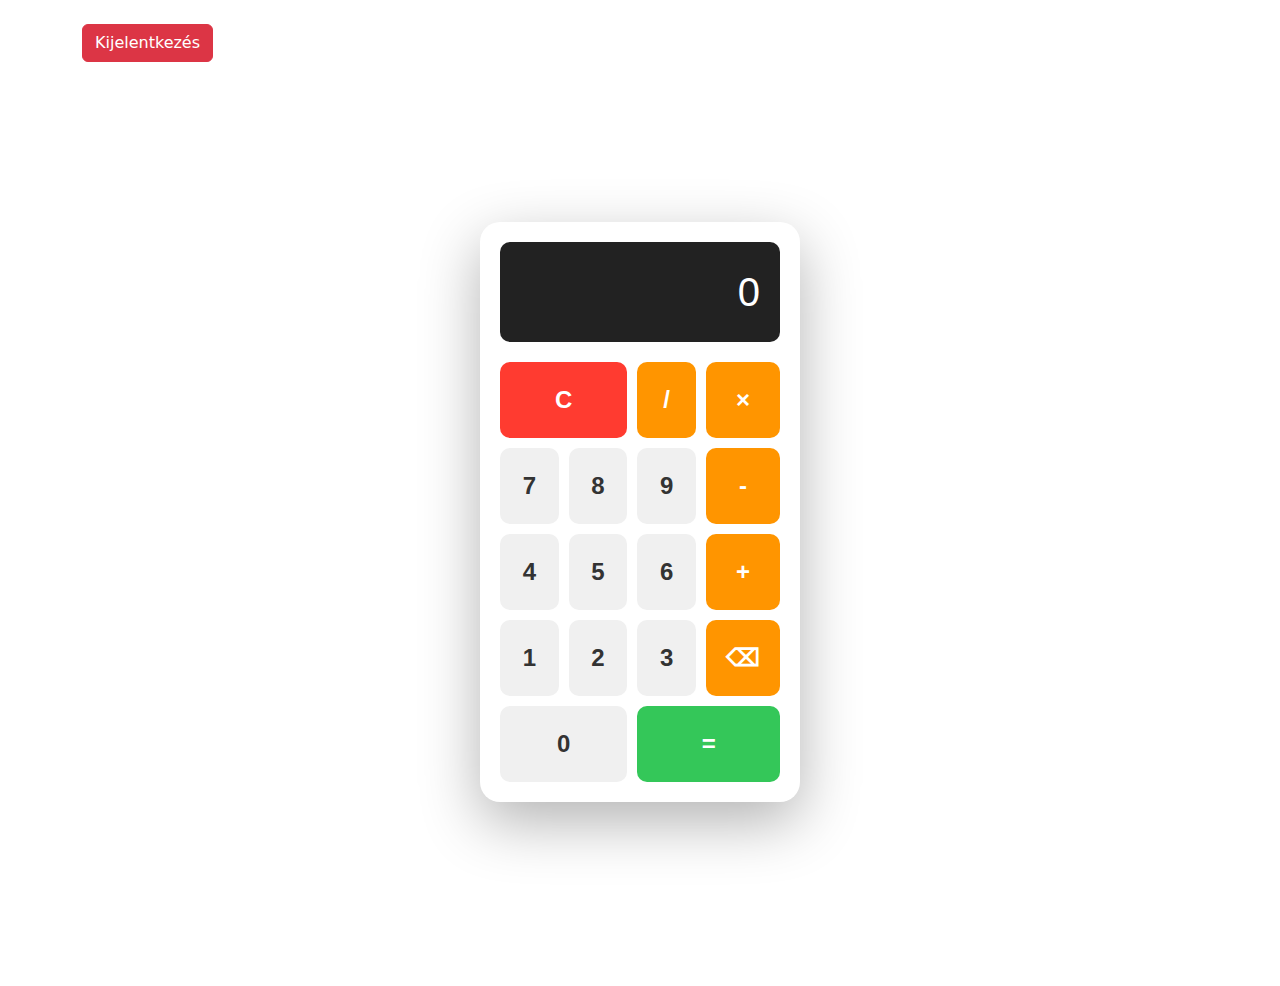
<file: verzio_php/theCalculator.html>
<!DOCTYPE html>
<html lang="hu">

<head>
    <meta charset="UTF-8">
    <meta name="viewport" content="width=device-width, initial-scale=1.0">
    <link rel="stylesheet" href="https://cdn.jsdelivr.net/npm/bootstrap@5.3.3/dist/css/bootstrap.min.css">
    <link rel="stylesheet" href="./style/main_style.css">

</head>

<body class="container py-4">
    <button class="btn btn-danger" onclick="logout()">Kijelentkezés</button>
    <div class="foDiv">

        <div class="calculator">
            <div class="display" id="display">0</div>
            <div class="buttons">
                <button id="calcButton" class="clear" onclick="clearDisplay()">C</button>
                <button id="calcButton" class="operator" onclick="appendOperator('/')">/</button>
                <button id="calcButton" class="operator" onclick="appendOperator('*')">×</button>
                <button id="calcButton" class="number" onclick="appendNumber('7')">7</button>
                <button id="calcButton" class="number" onclick="appendNumber('8')">8</button>
                <button id="calcButton" class="number" onclick="appendNumber('9')">9</button>
                <button id="calcButton" class="operator" onclick="appendOperator('-')">-</button>
                <button id="calcButton" class="number" onclick="appendNumber('4')">4</button>
                <button id="calcButton" class="number" onclick="appendNumber('5')">5</button>
                <button id="calcButton" class="number" onclick="appendNumber('6')">6</button>
                <button id="calcButton" class="operator" onclick="appendOperator('+')">+</button>
                <button id="calcButton" class="number" onclick="appendNumber('1')">1</button>
                <button id="calcButton" class="number" onclick="appendNumber('2')">2</button>
                <button id="calcButton" class="number" onclick="appendNumber('3')">3</button>
                <button id="calcButton" class="operator" onclick="deleteLast()">⌫</button>
                <button id="calcButton" class="number zero" onclick="appendNumber('0')">0</button>
                <button id="calcButton" class="equals" onclick="calculate()">=</button>
            </div>
        </div>
    </div>


    <div style="display: none;">
        <h1>Felhasználók kezelése</h1>
        <div id="userActions" class="mb-4">
            <button class="btn btn-primary" onclick="loadUsers()">Felhasználók listázása</button>
            <button class="btn btn-success" onclick="addUserInt()">Felhasználók Hozzáadás</button>
            <button class="btn btn-danger" onclick="logout()">Kijelentkezés</button>
        </div>



        <div id="userAddInt" class="mb-4"
            style="display: none;padding: 20px;box-shadow: gray 0px 5px 5px 2px;border-radius: 20px;">
            <h3>Felhasználók Hozzáadás</h3>
            <form id="regForm">
                <div class="mb-3">
                    <label>Név:</label>
                    <input type="text" class="form-control" id="labName">
                </div>
                <div class="mb-3">
                    <label>Email:</label>
                    <input type="email" class="form-control" id="labEmail">
                </div>
                <div class="mb-3">
                    <label>Jelszó:</label>
                    <input type="password" class="form-control" id="labPassword">
                </div>
                <button type="submit" class="btn btn-success" onclick="addUser()">Hozzáad</button>
            </form>
        </div>

        <div id="usersTable"></div>
    </div>


</body>

<script>
    function loadUsers() {
        fetch('users.php', {
            method: 'POST',
            headers: { 'Content-Type': 'application/json' },
            body: JSON.stringify({ muvelet: "list" })
        })
            .then(res => res.json())
            .then(data => {
                if (data.error) return alert(data.error);
                let html = '<div id="usersTable" class="table-responsive" style="padding: 20px;box-shadow: gray 0px 5px 5px 2px;border-radius: 20px;"><table class="table table-bordered"><thead><tr><th>ID</th><th>Név</th><th>Email</th><th>Művelet</th></tr></thead><tbody>';
                data.forEach(user => {
                    html += `<tr>
                        <td>${user.id}</td>
                        <td><input class="form-control" value="${user.username}" id="name-${user.id}" disabled></td>
                        <td><input class="form-control" value="${user.email}" id="email-${user.id}" disabled></td>
                        <td>
                            <button class="btn btn-sm btn-warning" onclick="editUser(${user.id})" id="btn-${user.id}">Szerkesztés</button>
                            <button class="btn btn-sm btn-danger" onclick="deleteUser(${user.id})">Törlés</button>
                        </td>
                    </tr>`;
                });
                html += '</tbody></table></div>';
                document.getElementById('usersTable').innerHTML = html;
            });
    }

    function editUser(id) {
        document.getElementById(`email-${id}`).disabled = false;
        document.getElementById(`name-${id}`).disabled = false;
        document.getElementById(`btn-${id}`).innerHTML = "Mentés";
        document.getElementById(`btn-${id}`).onclick = () => saveUser(id);
    }

    function saveUser(id) {
        const name = document.getElementById(`name-${id}`).value;
        const email = document.getElementById(`email-${id}`).value;


        fetch('users.php', {
            method: 'POST',
            headers: { 'Content-Type': 'application/json' },
            body: JSON.stringify({ muvelet: "edit", id, name, email })
        })

            .then(res => res.json())
            .then(data => {
                alert(data.success || data.error)
                document.getElementById(`email-${id}`).disabled = true;
                document.getElementById(`name-${id}`).disabled = true;
                document.getElementById(`btn-${id}`).innerHTML = "Szerkesztés";
            });

    }

    function deleteUser(id) {
        if (!confirm("Biztosan törlöd?")) return;
        fetch('users.php', {
            method: 'POST',
            headers: { 'Content-Type': 'application/json' },
            body: JSON.stringify({ muvelet: "delete", id })
        })
            .then(res => res.json())
            .then(data => {
                alert(data.success || data.error);
                loadUsers();
            });
    }

    function logout() {
        fetch('logout.php', {
            method: 'GET',
            headers: { 'Content-Type': 'application/json' }
        })
            .then(location.href = 'index.html');
    }

    function addUserInt() {
        document.getElementById('userAddInt').style.display = 'block';
        document.getElementById('labName').value = "";
        document.getElementById('labEmail').value = "";
        document.getElementById('labPassword').value = "";
    }

    function addUser() {

        const jsonData = JSON.stringify({
            name: document.getElementById('labName').value,
            email: document.getElementById('labEmail').value,
            password: document.getElementById('labPassword').value,
            muvelet: "r"
        });

        fetch("users.php", {
            method: "POST",
            header: { "Content-Type": "application/json" },
            body: jsonData
        })
            .then(response => response.json())
            .then(data => {
                if (data.error) {
                    window.alert("Sikertelen felhasználó hozzáadás.");
                }
                else if (data.msg) {
                    window.alert("Sikeres felhasználó hozzáadás.");
                }
            });
    }



    //számoló

    let display = document.getElementById('display');
    let currentInput = '0';
    let shouldResetDisplay = false;

    function updateDisplay() {
        display.textContent = currentInput;
    }

    function appendNumber(num) {
        if (shouldResetDisplay) {
            currentInput = num;
            shouldResetDisplay = false;
        } else {
            if (currentInput === '0' && num !== '.') {
                currentInput = num;
            } else {
                if (num === '.' && currentInput.includes('.')) {
                    return;
                }
                currentInput += num;
            }
        }
        updateDisplay();
    }

    function appendOperator(op) {
        const lastChar = currentInput[currentInput.length - 1];
        if (['+', '-', '*', '/'].includes(lastChar)) {
            currentInput = currentInput.slice(0, -1) + op;
        } else {
            currentInput += op;
        }
        shouldResetDisplay = false;
        updateDisplay();
    }

    function clearDisplay() {
        currentInput = '0';
        shouldResetDisplay = false;
        updateDisplay();
    }

    function deleteLast() {
        if (currentInput.length > 1) {
            currentInput = currentInput.slice(0, -1);
        } else {
            currentInput = '0';
        }
        updateDisplay();
    }

    function calculate() {
        try {
            const result = eval(currentInput);
            currentInput = result.toString();
            shouldResetDisplay = true;
            updateDisplay();
        } catch (error) {
            currentInput = 'Error';
            shouldResetDisplay = true;
            updateDisplay();
        }
    }

</script>

</html>
</file>
<file: style/main_style.css>
.navbar {
    display: flex;
    flex-wrap: wrap;
    justify-content: right;
    margin-bottom: 20px;
    width: 100%;
}

.login{
    background: rgb(15, 32, 187);
    color: #fff;
    padding: 20px;
    font-size: 1em;
    border: none;
    border-radius: 10px;
    /*cursor: pointer;
    transition: all 0.3s;*/
    font-weight: 300;
}

.foDiv{
    font-family: 'Segoe UI', Tahoma, Geneva, Verdana, sans-serif;
    display: flex;
    justify-content: center;
    align-items: center;
    min-height: 100vh;
}

.calculator {
    background: #fff;
    border-radius: 20px;
    box-shadow: 0 20px 60px rgba(0, 0, 0, 0.3);
    padding: 20px;
    width: 320px;
}

.display {
    background: #222;
    color: #fff;
    font-size: 2.5em;
    padding: 20px;
    text-align: right;
    border-radius: 10px;
    margin-bottom: 20px;
    min-height: 80px;
    word-wrap: break-word;
    word-break: break-all;
}

.buttons {
    display: grid;
    grid-template-columns: repeat(4, 1fr);
    gap: 10px;
}

#calcButton {
    padding: 20px;
    font-size: 1.5em;
    border: none;
    border-radius: 10px;
    cursor: pointer;
    transition: all 0.3s;
    font-weight: 600;
}

button:hover {
    transform: scale(1.05);
}

button:active {
    transform: scale(0.95);
}

.number {
    background: #f0f0f0;
    color: #333;
}

.operator {
    background: #ff9500;
    color: #fff;
}

.equals {
    background: #34c759;
    color: #fff;
    grid-column: span 2;
}

.clear {
    background: #ff3b30;
    color: #fff;
    grid-column: span 2;
}

.zero {
    grid-column: span 2;
}
</file>
<file: ver3/style/style.css>
* {
    margin: 0;
    padding: 0;
    box-sizing: border-box;
}

body {
    font-family: 'Segoe UI', Tahoma, Geneva, Verdana, sans-serif;
    background: linear-gradient(135deg, #667eea 0%, #764ba2 100%);
    min-height: 100vh;
    padding: 20px;
}

.container {
    max-width: 1200px;
    margin: 0 auto;
}

.header {
    background: white;
    padding: 20px;
    border-radius: 15px;
    box-shadow: 0 10px 30px rgba(0, 0, 0, 0.2);
    margin-bottom: 20px;
    display: flex;
    justify-content: space-between;
    align-items: center;
}

.header h1 {
    color: #667eea;
    font-size: 24px;
}

.user-info {
    color: #666;
    font-size: 14px;
}

.btn-group {
    display: flex;
    gap: 10px;
}

.btn {
    padding: 10px 20px;
    border: none;
    border-radius: 8px;
    cursor: pointer;
    font-size: 14px;
    font-weight: 600;
    transition: all 0.3s;
}

.btn-primary {
    background: #667eea;
    color: white;
}

.btn-primary:hover {
    background: #5568d3;
}

.btn-danger {
    background: #ef4444;
    color: white;
}

.btn-danger:hover {
    background: #dc2626;
}

.btn-success {
    background: #10b981;
    color: white;
}

.btn-success:hover {
    background: #059669;
}

.btn-warning {
    background: #f59e0b;
    color: white;
}

.btn-warning:hover {
    background: #d97706;
}

.main-content {
    display: grid;
    grid-template-columns: 2fr 1fr;
    gap: 20px;
}

.calculator {
    background: white;
    padding: 30px;
    border-radius: 15px;
    box-shadow: 0 10px 30px rgba(0, 0, 0, 0.2);
}

.display {
    background: #1f2937;
    color: white;
    padding: 30px;
    border-radius: 10px;
    margin-bottom: 20px;
    min-height: 100px;
}

.display-memory {
    color: #9ca3af;
    font-size: 14px;
    margin-bottom: 5px;
}

.display-main {
    font-size: 36px;
    font-family: monospace;
    text-align: right;
    word-break: break-all;
}

.buttons {
    display: grid;
    grid-template-columns: repeat(5, 1fr);
    gap: 10px;
    margin-bottom: 15px;
}

.buttons-main {
    display: grid;
    grid-template-columns: repeat(4, 1fr);
    gap: 10px;
}

.calc-btn {
    padding: 20px;
    border: none;
    border-radius: 10px;
    font-size: 18px;
    font-weight: 600;
    cursor: pointer;
    transition: all 0.2s;
}

.calc-btn:hover {
    transform: translateY(-2px);
    box-shadow: 0 5px 15px rgba(0, 0, 0, 0.2);
}

.calc-btn:active {
    transform: translateY(0);
}

.btn-number {
    background: #f3f4f6;
    color: #1f2937;
}

.btn-number:hover {
    background: #e5e7eb;
}

.btn-operator {
    background: #667eea;
    color: white;
}

.btn-operator:hover {
    background: #5568d3;
}

.btn-function {
    background: #c7d2fe;
    color: #4338ca;
}

.btn-function:hover {
    background: #a5b4fc;
}

.btn-special {
    background: #ddd6fe;
    color: #6d28d9;
}

.btn-special:hover {
    background: #c4b5fd;
}

.btn-clear {
    background: #ef4444;
    color: white;
}

.btn-clear:hover {
    background: #dc2626;
}

.btn-equals {
    background: #10b981;
    color: white;
}

.btn-equals:hover {
    background: #059669;
}

.sidebar {
    display: flex;
    flex-direction: column;
    gap: 20px;
}

.panel {
    background: white;
    padding: 20px;
    border-radius: 15px;
    box-shadow: 0 10px 30px rgba(0, 0, 0, 0.2);
}

.panel h2 {
    color: #1f2937;
    margin-bottom: 15px;
    font-size: 18px;
}

.formula-item,
.history-item,
.user-item {
    background: #f3f4f6;
    padding: 15px;
    border-radius: 8px;
    margin-bottom: 10px;
}

.formula-header {
    display: flex;
    justify-content: space-between;
    align-items: center;
    margin-bottom: 8px;
}

.formula-name {
    font-weight: 600;
    color: #1f2937;
}

.formula-code {
    font-family: monospace;
    color: #667eea;
    font-size: 12px;
    margin-bottom: 5px;
}

.formula-desc {
    font-size: 12px;
    color: #6b7280;
    margin-bottom: 8px;
}

.btn-small {
    padding: 5px 15px;
    font-size: 12px;
    margin-right: 5px;
}

.btn-icon {
    background: none;
    border: none;
    color: #ef4444;
    cursor: pointer;
    font-size: 18px;
}

.new-formula-form {
    background: #d1fae5;
    padding: 15px;
    border-radius: 8px;
    margin-bottom: 15px;
}

.new-formula-form h3 {
    color: #065f46;
    margin-bottom: 10px;
    font-size: 14px;
}

.new-formula-form input,
.new-formula-form select {
    width: 100%;
    padding: 8px;
    border: 1px solid #d1d5db;
    border-radius: 5px;
    margin-bottom: 8px;
    font-size: 14px;
}

.history-time {
    font-size: 11px;
    color: #6b7280;
    margin-bottom: 5px;
}

.history-expr {
    font-family: monospace;
    color: #1f2937;
    margin-bottom: 3px;
}

.history-result {
    font-family: monospace;
    font-weight: 600;
    color: #667eea;
}

.scroll-panel {
    max-height: 400px;
    overflow-y: auto;
}

.login-container {
    max-width: 400px;
    margin: 100px auto;
    background: white;
    padding: 40px;
    border-radius: 15px;
    box-shadow: 0 10px 30px rgba(0, 0, 0, 0.3);
}

.login-header {
    text-align: center;
    margin-bottom: 30px;
}

.login-header h1 {
    color: #667eea;
    font-size: 28px;
}

.form-group {
    margin-bottom: 20px;
}

.form-group label {
    display: block;
    color: #374151;
    margin-bottom: 8px;
    font-weight: 600;
}

.form-group input,
.form-group select {
    width: 100%;
    padding: 12px;
    border: 1px solid #d1d5db;
    border-radius: 8px;
    font-size: 14px;
}

.login-toggle {
    text-align: center;
    margin-top: 20px;
    color: #667eea;
    cursor: pointer;
    font-size: 14px;
}

.login-toggle:hover {
    text-decoration: underline;
}

.hidden {
    display: none;
}

.user-role {
    display: inline-block;
    padding: 3px 8px;
    border-radius: 5px;
    font-size: 11px;
    font-weight: 600;
    margin-left: 5px;
}

.role-admin {
    background: #fee2e2;
    color: #991b1b;
}

.role-moderator {
    background: #fef3c7;
    color: #92400e;
}

.role-user {
    background: #dbeafe;
    color: #1e40af;
}

.tab-buttons {
    display: flex;
    gap: 10px;
    margin-bottom: 15px;
}

.tab-btn {
    flex: 1;
    padding: 10px;
    border: none;
    background: #f3f4f6;
    color: #6b7280;
    border-radius: 8px;
    cursor: pointer;
    font-weight: 600;
}

.tab-btn.active {
    background: #667eea;
    color: white;
}

@media (max-width: 768px) {
    .main-content {
        grid-template-columns: 1fr;
    }

    .buttons,
    .buttons-main {
        gap: 5px;
    }

    .calc-btn {
        padding: 15px;
        font-size: 16px;
    }
}
</file>
<file: verzio_php/style/main_style.css>
.navbar {
    display: flex;
    flex-wrap: wrap;
    justify-content: right;
    margin-bottom: 20px;
    width: 100%;
}

.login{
    background: rgb(15, 32, 187);
    color: #fff;
    padding: 20px;
    font-size: 1em;
    border: none;
    border-radius: 10px;
    /*cursor: pointer;
    transition: all 0.3s;*/
    font-weight: 300;
}

.foDiv{
    font-family: 'Segoe UI', Tahoma, Geneva, Verdana, sans-serif;
    display: flex;
    justify-content: center;
    align-items: center;
    min-height: 100vh;
}

.calculator {
    background: #fff;
    border-radius: 20px;
    box-shadow: 0 20px 60px rgba(0, 0, 0, 0.3);
    padding: 20px;
    width: 320px;
}

.display {
    background: #222;
    color: #fff;
    font-size: 2.5em;
    padding: 20px;
    text-align: right;
    border-radius: 10px;
    margin-bottom: 20px;
    min-height: 80px;
    word-wrap: break-word;
    word-break: break-all;
}

.buttons {
    display: grid;
    grid-template-columns: repeat(4, 1fr);
    gap: 10px;
}

#calcButton {
    padding: 20px;
    font-size: 1.5em;
    border: none;
    border-radius: 10px;
    cursor: pointer;
    transition: all 0.3s;
    font-weight: 600;
}

button:hover {
    transform: scale(1.05);
}

button:active {
    transform: scale(0.95);
}

.number {
    background: #f0f0f0;
    color: #333;
}

.operator {
    background: #ff9500;
    color: #fff;
}

.equals {
    background: #34c759;
    color: #fff;
    grid-column: span 2;
}

.clear {
    background: #ff3b30;
    color: #fff;
    grid-column: span 2;
}

.zero {
    grid-column: span 2;
}
</file>
